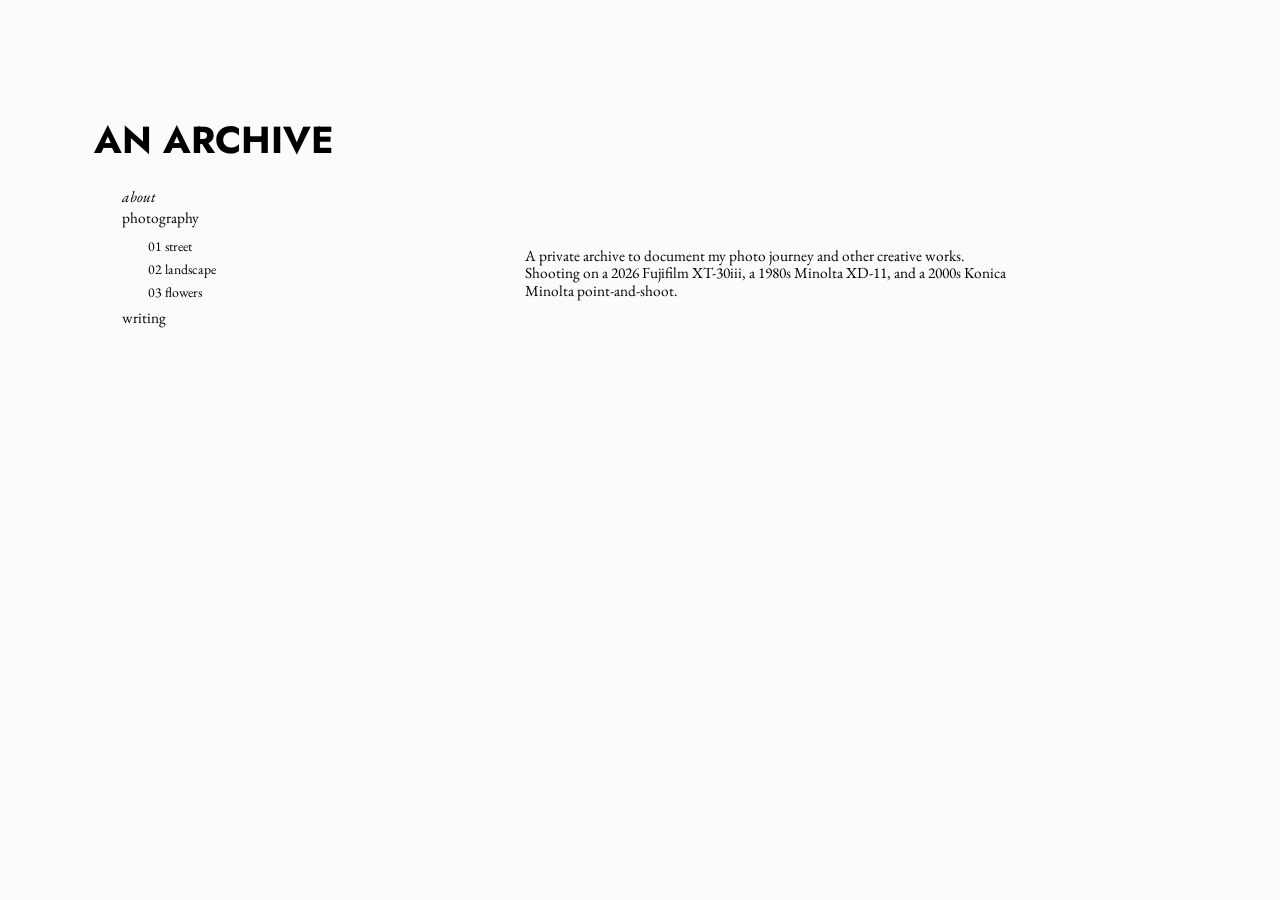
<file: about.html>
<!DOCTYPE html>
<html lang="en">
<head>
<meta charset="utf-8">
<meta name="viewport" content="width=device-width, initial-scale=1">
<title>about — AN ARCHIVE</title>
<link rel="preconnect" href="https://fonts.googleapis.com">
<link rel="preconnect" href="https://fonts.gstatic.com" crossorigin>
<link href="https://fonts.googleapis.com/css2?family=EB+Garamond:ital@0;1&family=Jost:wght@700&display=swap" rel="stylesheet">
<link rel="stylesheet" href="style.css">
</head>
<body>
<header class="sidebar">
  <h1 class="site-title"><a href="index.html">AN ARCHIVE</a></h1>
  <nav aria-label="Main">
    <ul class="menu">
      <li><a href="about.html" aria-current="page">about</a></li>
      <li><a href="street.html">photography</a>
        <ul>
          <li><a href="street.html">01 street</a></li>
          <li><a href="landscape.html">02 landscape</a></li>
          <li><a href="flowers.html">03 flowers</a></li>
        </ul>
      </li>
      <li><a href="writing.html">writing</a></li>
    </ul>
  </nav>
</header>
<main class="text">
  <p>A private archive to document my photo journey and other creative works. Shooting on a 2026 Fujifilm XT-30iii, a 1980s Minolta XD-11, and a 2000s Konica Minolta point-and-shoot.</p>
</main>
</body>
</html>
</file>
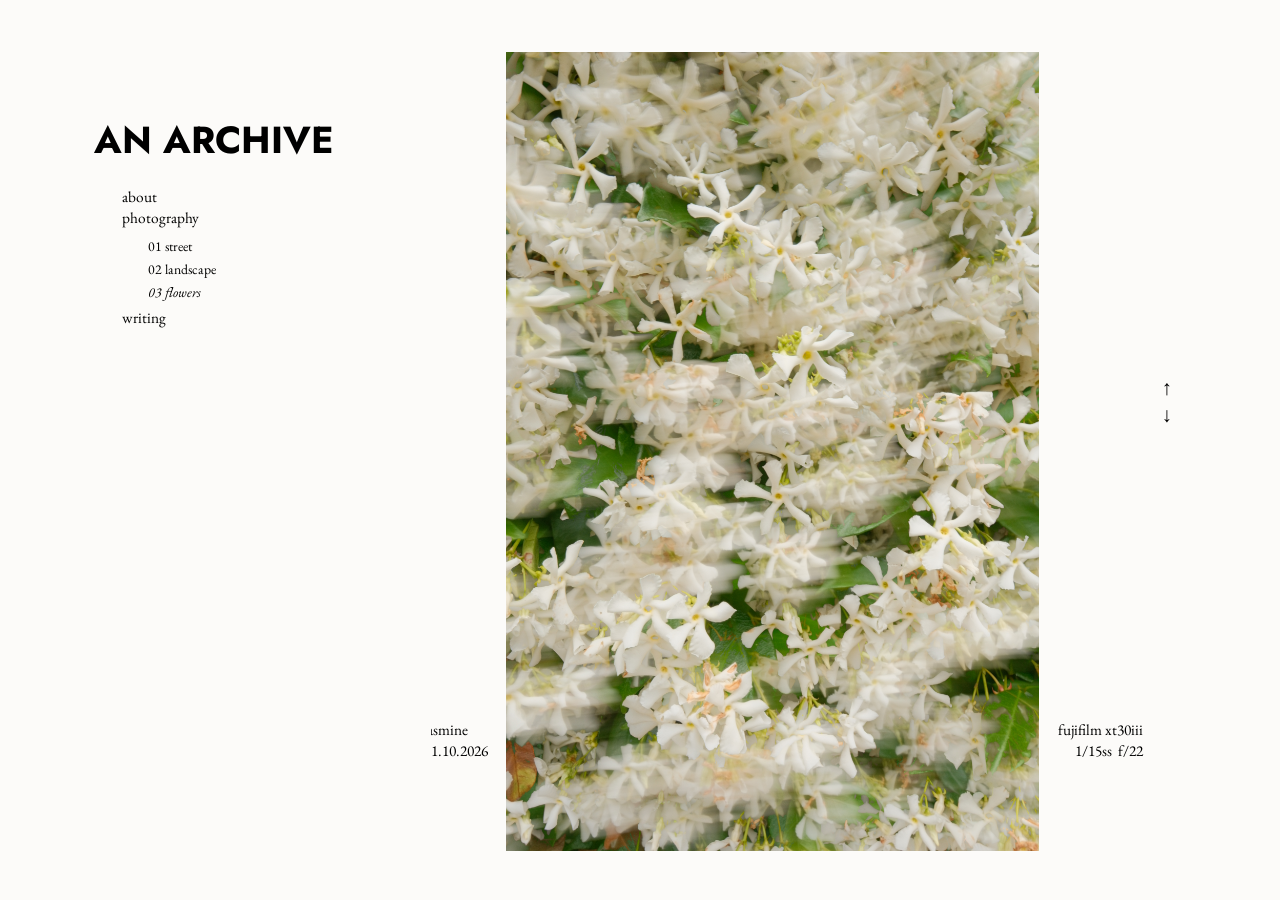
<file: flowers.html>
<!DOCTYPE html>
<html lang="en">
<head>
<meta charset="utf-8">
<meta name="viewport" content="width=device-width, initial-scale=1">
<title>flowers — AN ARCHIVE</title>
<link rel="preconnect" href="https://fonts.googleapis.com">
<link rel="preconnect" href="https://fonts.gstatic.com" crossorigin>
<link href="https://fonts.googleapis.com/css2?family=EB+Garamond:ital@0;1&family=Jost:wght@700&display=swap" rel="stylesheet">
<link rel="stylesheet" href="style.css">
<script src="script.js" defer></script>
</head>
<body>
<header class="sidebar">
  <h1 class="site-title"><a href="index.html">AN ARCHIVE</a></h1>
  <nav aria-label="Main">
    <ul class="menu">
      <li><a href="about.html">about</a></li>
      <li><a href="street.html">photography</a>
        <ul>
          <li><a href="street.html">01 street</a></li>
          <li><a href="landscape.html">02 landscape</a></li>
          <li><a href="flowers.html" aria-current="page">03 flowers</a></li>
        </ul>
      </li>
      <li><a href="writing.html">writing</a></li>
    </ul>
  </nav>
</header>
<main class="gallery">
  <section class="slide" id="s1" aria-label="jasmine">
    <figure class="photo portrait">
      <img src="images/flowers-jasmine.jpg" alt="Star jasmine blossoms, softly blurred by movement">
      <figcaption><span class="title">jasmine<br>31.10.2026</span><span class="meta">fujifilm xt30iii<br>1/15ss&nbsp; f/22</span></figcaption>
    </figure>
    <nav class="steppers" aria-label="Photo navigation">
      <a href="#s2" aria-label="Previous photo">&uarr;</a>
      <a href="#s2" aria-label="Next photo">&darr;</a>
    </nav>
  </section>
  <section class="slide" id="s2" aria-label="wattle">
    <figure class="photo landscape">
      <img src="images/flowers-wattle.jpg" alt="Wattle in bloom against a blue sky" loading="lazy">
      <figcaption><span class="title">wattle 30.08.2026</span><span class="meta">fujifilm xt30iii<br>1/550ss&nbsp; f/6.3</span></figcaption>
    </figure>
    <nav class="steppers" aria-label="Photo navigation">
      <a href="#s1" aria-label="Previous photo">&uarr;</a>
      <a href="#s1" aria-label="Next photo">&darr;</a>
    </nav>
  </section>
  <section class="slide">
  <figure class="photo landscape">
    <img src="images/flowers-wattle2.jpg" alt="Wattle in bloom against a blue sky" loading="lazy">
    <figcaption><span class="title">wattle 30.08.2026</span><span class="meta">fujifilm xt30iii<br>1/1000ss&nbsp; f/6.3</span></figcaption>
  </figure>
</section>
  <section class="slide">
  <figure class="photo landscape">
    <img src="images/flowers-bougainvillea.jpg" alt="Bougainvillea in bloom" loading="lazy">
    <figcaption><span class="title">maltese bougainvillea 09.07.2025</span><span class="meta">minolta xd-11</span></figcaption>
  </figure>
</section>
</main>
</body>
</html>
</file>
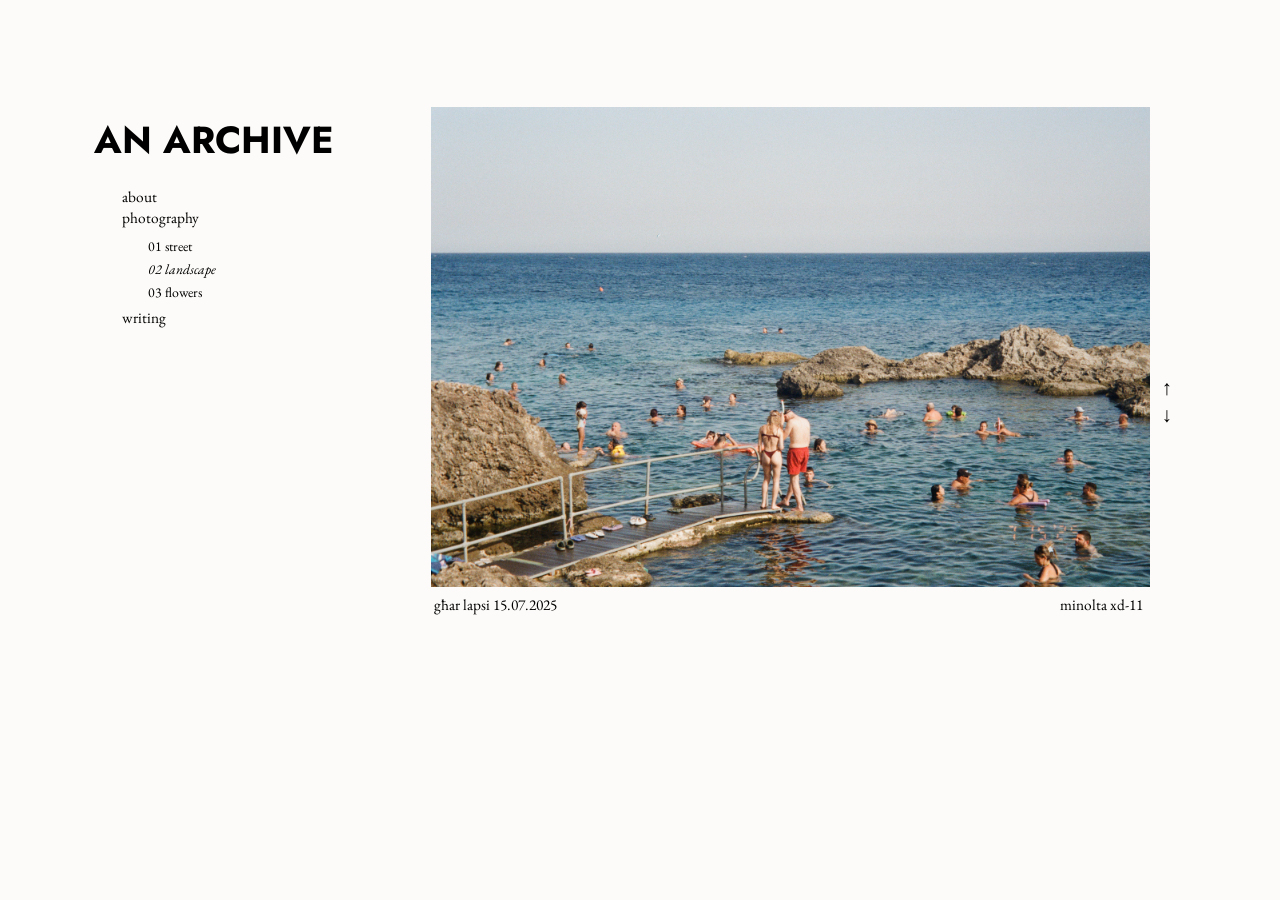
<file: landscape.html>
<!DOCTYPE html>
<html lang="en">
<head>
<meta charset="utf-8">
<meta name="viewport" content="width=device-width, initial-scale=1">
<title>landscape — AN ARCHIVE</title>
<link rel="preconnect" href="https://fonts.googleapis.com">
<link rel="preconnect" href="https://fonts.gstatic.com" crossorigin>
<link href="https://fonts.googleapis.com/css2?family=EB+Garamond:ital@0;1&family=Jost:wght@700&display=swap" rel="stylesheet">
<link rel="stylesheet" href="style.css">
<script src="script.js" defer></script>
</head>
<body>
<header class="sidebar">
  <h1 class="site-title"><a href="index.html">AN ARCHIVE</a></h1>
  <nav aria-label="Main">
    <ul class="menu">
      <li><a href="about.html">about</a></li>
      <li><a href="street.html">photography</a>
        <ul>
          <li><a href="street.html">01 street</a></li>
          <li><a href="landscape.html" aria-current="page">02 landscape</a></li>
          <li><a href="flowers.html">03 flowers</a></li>
        </ul>
      </li>
      <li><a href="writing.html">writing</a></li>
    </ul>
  </nav>
</header>
<main class="gallery">
 <section class="slide">
  <figure class="photo landscape">
    <img src="images/landscape-gharlapsi.jpg" alt="Ghar Lapsi beach" loading="lazy">
    <figcaption><span class="title">għar lapsi 15.07.2025</span><span class="meta">minolta xd-11</span></figcaption>
  </figure>
</section>
  <section class="slide">
  <figure class="photo landscape">
    <img src="images/landscape-innsbruck.jpg" alt="Innsbruck" loading="lazy">
    <figcaption><span class="title">innsbruck 20.07.2025</span><span class="meta">minolta xd-11</span></figcaption>
  </figure>
</section>
  <section class="slide" id="s1" aria-label="lakeside">
    <figure class="photo landscape">
      <img src="images/landscape-lakeside.jpg" alt="Lake at sunset framed by eucalyptus branches and a palm frond">
      <figcaption><span class="title">lakeside 24.05.2025</span><span class="meta">minolta xd-11</span></figcaption>
    </figure>
    <nav class="steppers" aria-label="Photo navigation">
      <a href="#s1" aria-label="Previous photo">&uarr;</a>
      <a href="#s1" aria-label="Next photo">&darr;</a>
    </nav>
  </section>
</main>
</body>
</html>
</file>
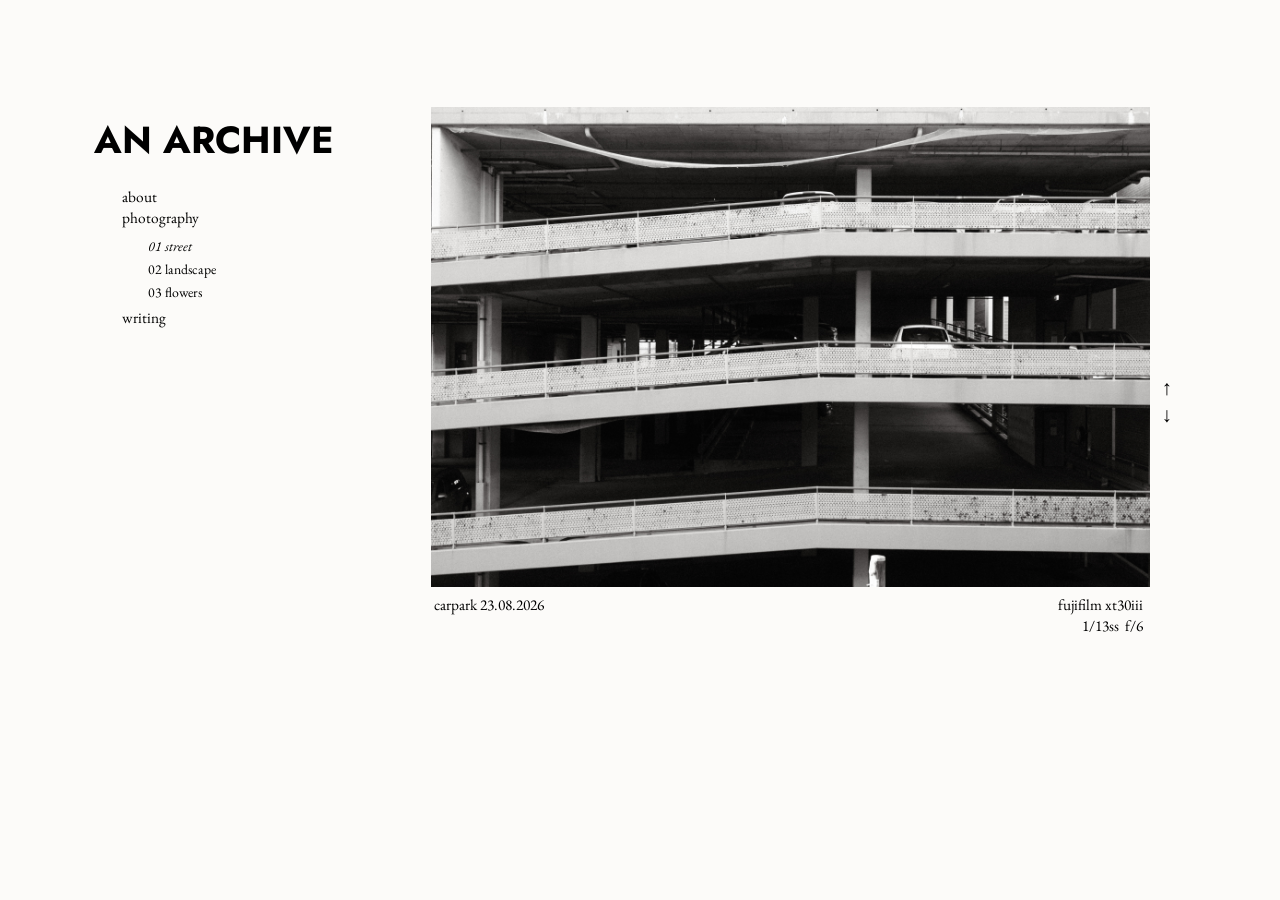
<file: street.html>
<!DOCTYPE html>
<html lang="en">
<head>
<meta charset="utf-8">
<meta name="viewport" content="width=device-width, initial-scale=1">
<title>street — AN ARCHIVE</title>
<link rel="preconnect" href="https://fonts.googleapis.com">
<link rel="preconnect" href="https://fonts.gstatic.com" crossorigin>
<link href="https://fonts.googleapis.com/css2?family=EB+Garamond:ital@0;1&family=Jost:wght@700&display=swap" rel="stylesheet">
<link rel="stylesheet" href="style.css">
<script src="script.js" defer></script>
</head>
<body>
<header class="sidebar">
  <h1 class="site-title"><a href="index.html">AN ARCHIVE</a></h1>
  <nav aria-label="Main">
    <ul class="menu">
      <li><a href="about.html">about</a></li>
      <li><a href="street.html">photography</a>
        <ul>
          <li><a href="street.html" aria-current="page">01 street</a></li>
          <li><a href="landscape.html">02 landscape</a></li>
          <li><a href="flowers.html">03 flowers</a></li>
        </ul>
      </li>
      <li><a href="writing.html">writing</a></li>
    </ul>
  </nav>
</header>
<main class="gallery">
  <section class="slide" id="s1" aria-label="carpark">
    <figure class="photo landscape">
      <img src="images/street-carpark.jpg" alt="Concrete multi-storey carpark in black and white">
      <figcaption><span class="title">carpark 23.08.2026</span><span class="meta">fujifilm xt30iii<br>1/13ss&nbsp; f/6</span></figcaption>
    </figure>
    <nav class="steppers" aria-label="Photo navigation">
      <a href="#s1" aria-label="Previous photo">&uarr;</a>
      <a href="#s1" aria-label="Next photo">&darr;</a>
    </nav>
  </section>
  <section class="slide">
  <figure class="photo landscape">
    <img src="images/street-window.jpg" alt="Vienna windowscape" loading="lazy">
    <figcaption><span class="title">vienna windowscape 16.07.2025</span><span class="meta">minolta xd-11</span></figcaption>
  </figure>
</section>
  <section class="slide">
  <figure class="photo landscape">
    <img src="images/street-mdina.jpg" alt="Mdina" loading="lazy">
    <figcaption><span class="title">mdina 15.07.2025</span><span class="meta">minolta xd-11</span></figcaption>
  </figure>
</section>
  <section class="slide">
  <figure class="photo landscape">
    <img src="images/street-cloth.jpg" alt="Purple cloth" loading="lazy">
    <figcaption><span class="title">cloth 15.07.2025</span><span class="meta">minolta xd-11</span></figcaption>
  </figure>
</section>
  <section class="slide">
  <figure class="photo landscape">
    <img src="images/street-battersea.jpg" alt="Battersea Power Station" loading="lazy">
    <figcaption><span class="title">battersea 28.07.2025</span><span class="meta">minolta xd-11</span></figcaption>
  </figure>
</section>
  <section class="slide">
  <figure class="photo landscape">
    <img src="images/street-fountain.jpg" alt="Archibald Fountain, Hyde Park" loading="lazy">
    <figcaption><span class="title">fountain 11.04.2025</span><span class="meta">minolta xd-11</span></figcaption>
  </figure>
</section>
  <section class="slide">
  <figure class="photo portrait">
    <img src="images/street-train.jpg" alt="Train leaving Circular Quay" loading="lazy">
    <figcaption><span class="title">train 11.04.2025</span><span class="meta">minolta xd-11</span></figcaption>
  </figure>
</section>
</main>
</body>
</html>
</file>
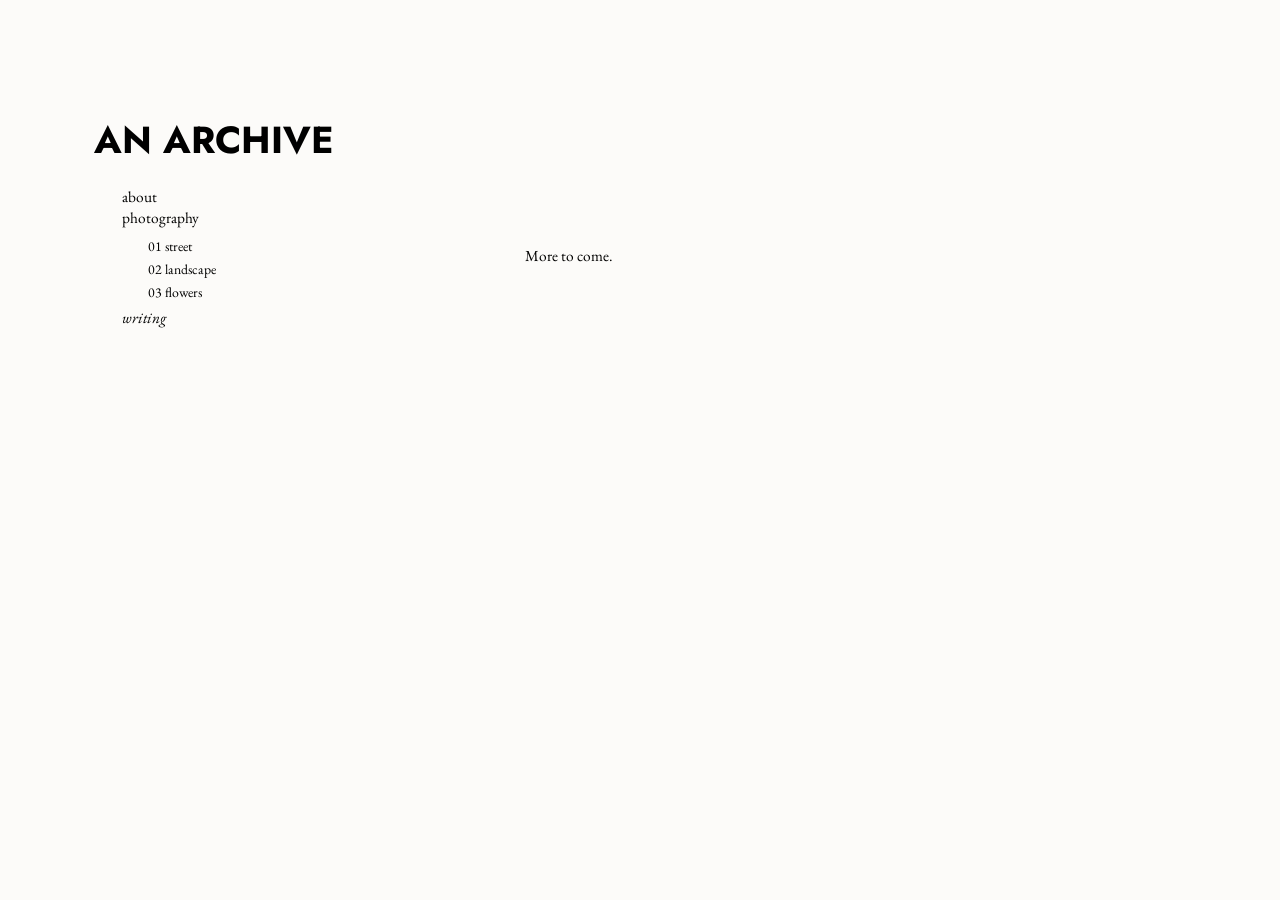
<file: writing.html>
<!DOCTYPE html>
<html lang="en">
<head>
<meta charset="utf-8">
<meta name="viewport" content="width=device-width, initial-scale=1">
<title>writing — AN ARCHIVE</title>
<link rel="preconnect" href="https://fonts.googleapis.com">
<link rel="preconnect" href="https://fonts.gstatic.com" crossorigin>
<link href="https://fonts.googleapis.com/css2?family=EB+Garamond:ital@0;1&family=Jost:wght@700&display=swap" rel="stylesheet">
<link rel="stylesheet" href="style.css">
</head>
<body>
<header class="sidebar">
  <h1 class="site-title"><a href="index.html">AN ARCHIVE</a></h1>
  <nav aria-label="Main">
    <ul class="menu">
      <li><a href="about.html">about</a></li>
      <li><a href="street.html">photography</a>
        <ul>
          <li><a href="street.html">01 street</a></li>
          <li><a href="landscape.html">02 landscape</a></li>
          <li><a href="flowers.html">03 flowers</a></li>
        </ul>
      </li>
      <li><a href="writing.html" aria-current="page">writing</a></li>
    </ul>
  </nav>
</header>
<main class="text">
  <p>More to come.</p>
</main>
</body>
</html>
</file>
<file: style.css>
/* AN ARCHIVE — layout tuned to a 1456×816 design, scaled with vw/vh */
:root{
  --bg:#fcfbf9; --ink:#000;
  --frame:min(56.2vw,100vh);            /* width of the photo column */
  --serif:"EB Garamond",Garamond,"Times New Roman",serif;
  --display:"Jost",Futura,"Century Gothic","Trebuchet MS",sans-serif;
}
*,*::before,*::after{box-sizing:border-box;margin:0;padding:0}
html{font-size:clamp(12px,1.2vw,19px);background:var(--bg);color:var(--ink)}
body{font:1rem/1.35 var(--serif);height:100vh;overflow:hidden;display:grid;grid-template-columns:33.65vw 1fr}
a{color:inherit;text-decoration:none}
a:hover{text-decoration:underline;text-decoration-thickness:1px;text-underline-offset:.2em}
a:focus-visible{outline:2px solid currentColor;outline-offset:3px}

/* sidebar */
.sidebar{padding:13.5vh 0 0 7.35vw}
.site-title{font:700 2.45rem/1 var(--display)}
.site-title a:hover{text-decoration:none}
.menu{list-style:none;margin:1.8rem 0 0 1.8rem}
.menu>li{line-height:1.38}
.menu ul{list-style:none;margin:.4rem 0 .3rem 1.7rem;font-size:.9rem;line-height:1.65}
.menu [aria-current="page"]{font-style:italic}

/* main area */
main{position:relative;min-width:0;height:100vh}

/* home placeholder */
.placeholder{position:absolute;top:17.5vh;left:3.65vw;width:min(36.5vw,65vh);aspect-ratio:1;background:#000;color:#e8230f;display:grid;place-items:center;font:500 1.35rem/1 "Helvetica Neue",Arial,sans-serif}

/* text pages */
.text p{position:absolute;top:27.5vh;left:7.35vw;max-width:38.6vw;line-height:1.15}

/* photo pages: one full-height slide per photo, snapping vertically */
.gallery{overflow-y:auto;scroll-snap-type:y mandatory;scroll-behavior:smooth;scrollbar-width:none}
.gallery::-webkit-scrollbar{display:none}
.slide{position:relative;height:100vh;scroll-snap-align:start;scroll-snap-stop:always}
.photo{position:absolute;top:0;left:0;width:var(--frame)}
.photo img{display:block;width:100%;aspect-ratio:3/2;object-fit:cover;margin-top:11.9vh;background:#e8e6e1}
figcaption{display:flex;justify-content:space-between;gap:1rem;padding:.55rem .45rem 0 .2rem}
.meta{text-align:right}

/* portrait variant: tall image, title sits to its left */
/* the title and camera text keep their positions; the photo is centred in the gap between them */
.portrait{--pw:59.2vh;--pl:calc((var(--frame) - var(--pw))*.56);height:100vh;display:grid;grid-template-columns:minmax(auto,max(0px,calc(var(--pl) - 3.1rem))) minmax(0,1fr) auto}
.portrait img{grid-area:1/2;justify-self:center;width:var(--pw);aspect-ratio:2/3;margin:5.8vh 0 0}
.portrait figcaption{display:contents}
.portrait .title,.portrait .meta{grid-row:1;align-self:start;margin-top:80vh;white-space:nowrap}
.portrait .title{grid-column:1;justify-self:end}
.portrait .meta{grid-column:3;padding-right:.45rem}

/* up / down arrows */
.steppers{position:absolute;top:42vh;left:calc(var(--frame) + .75rem);display:flex;flex-direction:column;gap:.4rem;font:500 1.35rem/1 var(--display)}
.steppers a{padding:.2rem .35rem;margin:-.2rem -.35rem}
.steppers a:hover{text-decoration:none;opacity:.55}

@media (prefers-reduced-motion:reduce){.gallery{scroll-behavior:auto}}

/* small screens: stack everything, photos scroll normally, arrows hidden */
@media (max-width:800px){
  html{font-size:16px}
  body{display:block;height:auto;overflow:visible}
  .sidebar{padding:2rem 1.5rem 1.5rem}
  .menu{margin-left:0}
  main,.gallery{height:auto;overflow:visible}
  .slide{height:auto;padding:0 1.5rem 2.5rem}
  .photo,.text p,.placeholder{position:static;width:auto}
  .text p{padding:0 1.5rem;max-width:none}
  .placeholder{margin:0 1.5rem;width:calc(100% - 3rem)}
  .photo img{margin:0}
  .portrait{display:block;height:auto}
  .portrait img{width:100%;max-width:26rem;margin:0 auto}
  .portrait figcaption{display:flex;padding:.55rem .2rem 0;justify-content:space-between}
  .portrait .title,.portrait .meta{margin-top:0;padding-right:0;white-space:normal}
  .steppers{display:none}
}
</file>
